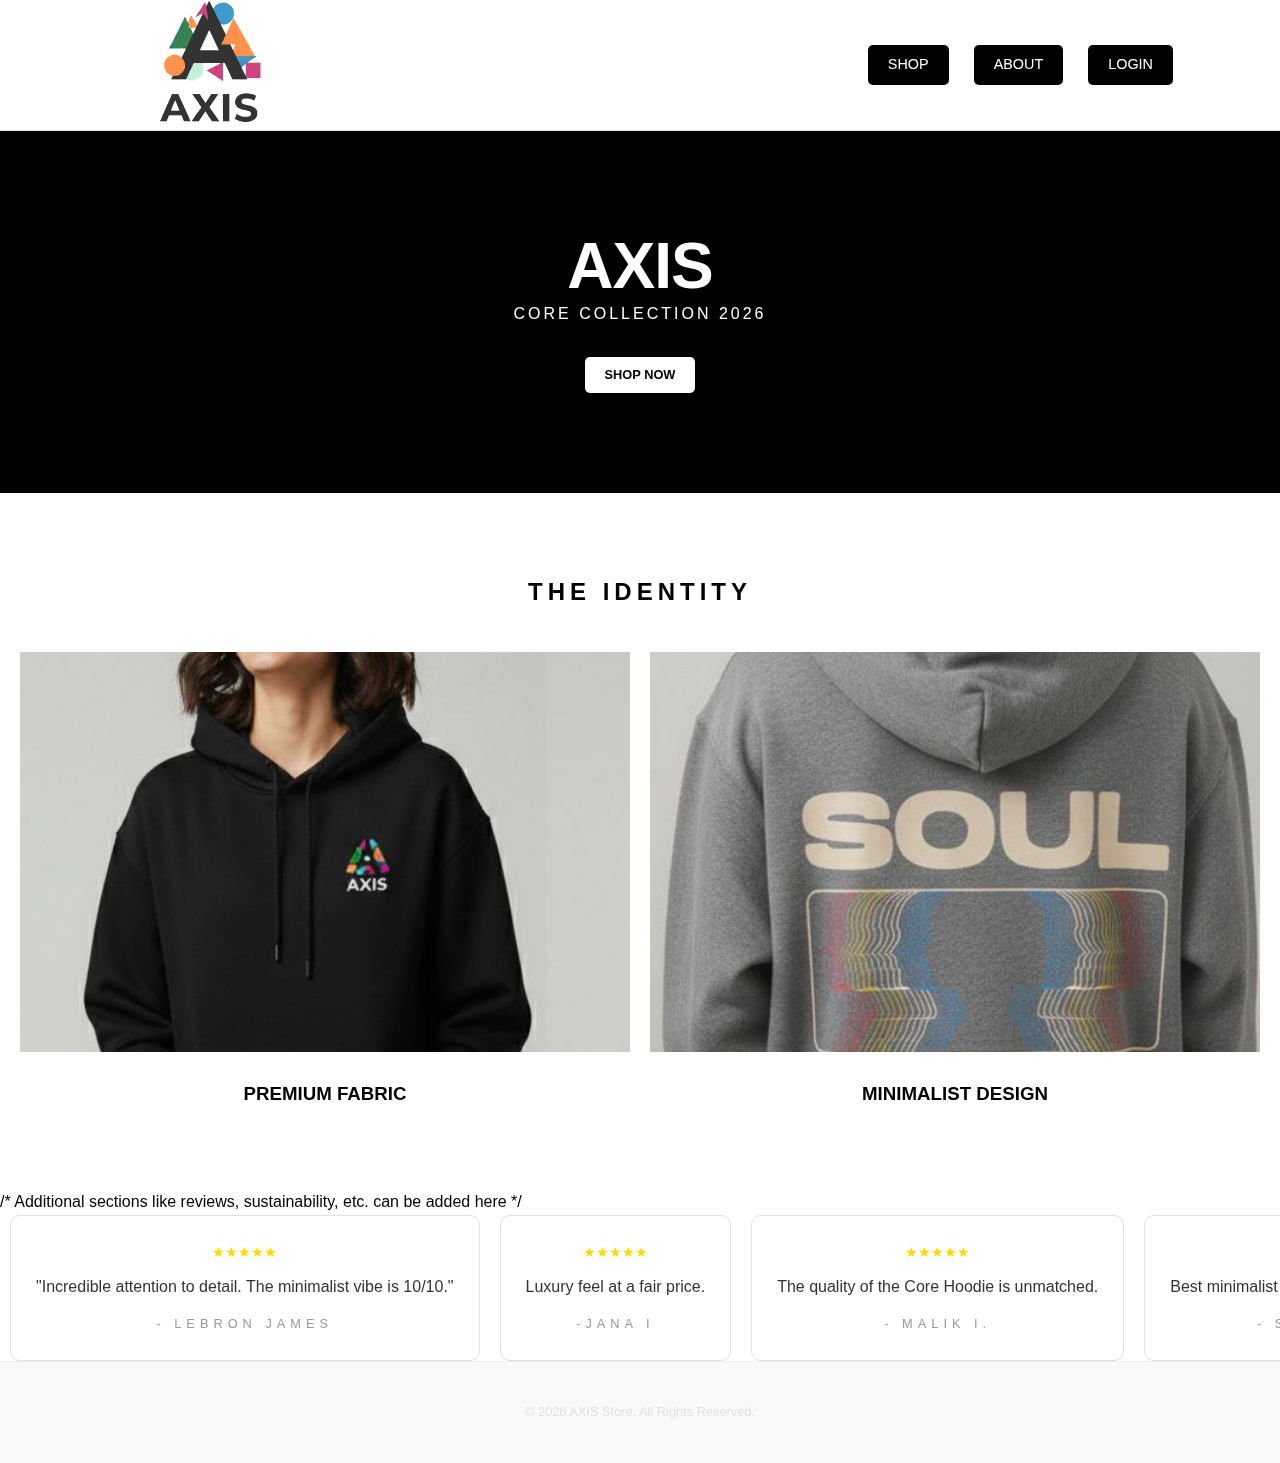
<file: index.html>
<!DOCTYPE html>
<html lang="en">
<head>
    <meta charset="UTF-8">
    <meta name="viewport" content="width=device-width, initial-scale=1.0">
    <title>AXIS | Where Everything Begins</title>
    <link rel="stylesheet" href="style.css">
    
</head>
<body>

    <header class="main-header">
        <div class="header-container">
            <div class="logo">
                <a href="index.html">
                    <img src="clothes/Gemini_Generated.png" alt="AXIS" >
                </a>
            </div>
            <nav class="main-nav">
                <ul>
                    <li><a href="shop.html" class="about-btn">SHOP</a></li>
                    <li><a href="about.html" class="about-btn">ABOUT</a></li>
                    <li><a href="login.html" class="login-btn">LOGIN</a></li>
                    <li>
                        <a href="cart.html" class="cart-link">
                            <svg xmlns="http://www.w3.org/2000/svg" width="22" height="22" viewBox="0 0 24 24" fill="none" stroke="currentColor" stroke-width="1.2" stroke-linecap="round" stroke-linejoin="round">
                                <path d="M6 2 3 6v14a2 2 0 0 0 2 2h14a2 2 0 0 0 2-2V6l-3-4Z"></path>
                                <line x1="3" y1="6" x2="21" y2="6"></line>
                                <path d="M16 10a4 4 0 0 1-8 0"></path>
                            </svg>
                        </a>
                    </li>
                    
                </ul>

            </nav>
        </div>
    </header>

    <section class="hero-section">
        <div class="hero-content">
            <h1>AXIS</h1>
            <p style="margin-bottom: 30px; letter-spacing: 3px;">CORE COLLECTION 2026</p>
            <a href="shop.html" class="login-btn" style="background-color: white; color: black;">SHOP NOW</a>
        </div>
    </section>

    <section class="featured-section" style="padding: 80px 20px; text-align: center;">
        <h2 style="letter-spacing: 5px; margin-bottom: 40px;">THE IDENTITY</h2>
        <div style="display: flex; justify-content: space-around; flex-wrap: wrap; gap: 20px;">
            <div style="flex: 1; min-width: 300px;">
                <img src="clothes/WhatsApp Image 2026-02-04 at 11.09.00 PM.jpeg" alt="Quality" style="width: 100%; max-height: 400px; object-fit: cover;">
                <h3 style="margin-top: 20px;">PREMIUM FABRIC</h3>
            </div>
            <div style="flex: 1; min-width: 300px;">
                <img src="clothes/WhatsApp Image 2026-02-04 at 11.08.37 PM.jpeg" alt="Design" style="width: 100%; max-height: 400px; object-fit: cover;">
                <h3 style="margin-top: 20px;">MINIMALIST DESIGN</h3>
            </div>
        </div>
    </section>



            /* Additional sections like reviews, sustainability, etc. can be added here */
    <section class="rev-ticket">

        <div class="ticker-wrapper">

            <div class="ticker-content">

                <div class="rev-card">
                     <div class="star">★★★★★</div>
                     <p>"Incredible attention to detail. The minimalist vibe is 10/10."</p>
                    <span> - Lebron James</span>
                </div>
                
                <div class="rev-card">
                    <div class="star">★★★★★</div>
                    <p>Luxury feel at a fair price.</p>
                    <span> -Jana I</span>
                </div>

                
                <div class="rev-card">
                    <div class="star">★★★★★</div>
                    <p>The quality of the Core Hoodie is unmatched.</p>
                    <span> - Malik I.</span>
                </div>
                

                <div class="rev-card">
                    <div class="star">★★★★★</div>
                    <p>Best minimalist brand I've found this year</p>
                    <span> - Sarah K.</span>
                </div>
                

                <div class="rev-card">
                    <div class="star">★★★★★</div>
                    <p>Fast shipping to Dammam and great packaging.</p>
                    <span> - Omar F.</span>
                </div>

                <div class="rev-card">
                     <div class="star">★★★★★</div>
                    <p>"Perfect fit. Definitely my new favorite hoodie."</p>
                     <span> - Sofia R.</span>
                </div>

                
            </div>
        </div>
    </section>
   


    <footer class="main-footer" style="padding: 40px; text-align: center; background: #f9f9f9; border-top: 1px solid #eee;">
        <p>&copy; 2026 AXIS Store. All Rights Reserved.</p>
    </header>

</body>
</html>
</file>
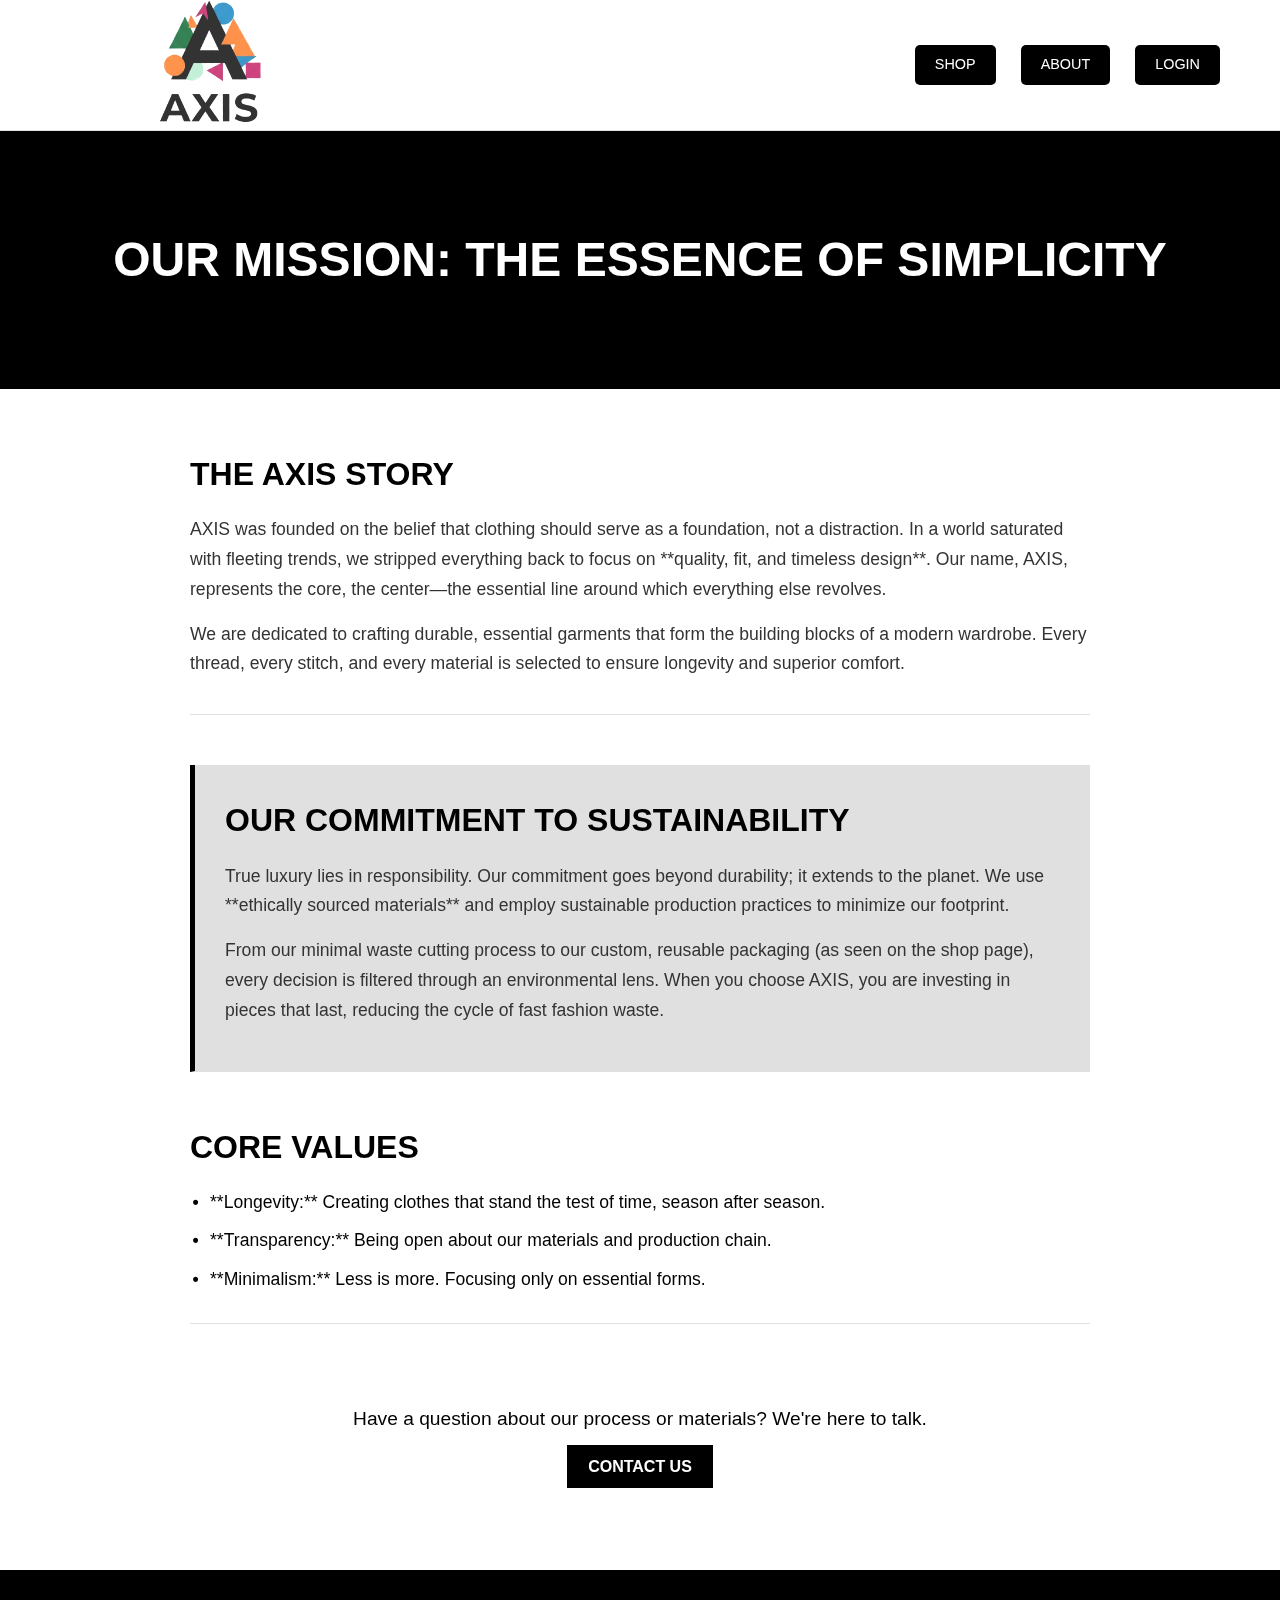
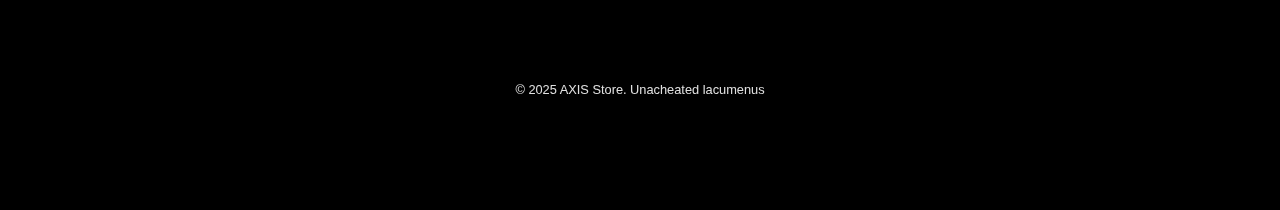
<file: about.html>
<!DOCTYPE html>
<html lang="en">
<head>
    <meta charset="UTF-8">
    <meta name="viewport" content="width=device-width, initial-scale=1.0">
    <title>AXIS - About Us</title>
    <link rel="stylesheet" href="style.css">
</head>
<body>

    <header class="main-header">
        <div class="header-container">
            <div class="logo">
                <a href="index.html">
                    <img src="clothes/Gemini_Generated.png" alt="AXIS" >
                </a>
            </div>
            <nav class="main-nav">
                <ul>
                    <li><a href="shop.html" class="about-btn">SHOP</a></li>

                    <li><a href="about.html" class="about-btn">ABOUT</a></li>

                    <li><a href="index.html" class="login-btn">LOGIN</a></li>
                
                </ul>
            </nav>
        </div>
    </header>

    <section class="about-hero">
        <div class="about-hero-content">
            <h1>OUR MISSION: THE ESSENCE OF SIMPLICITY</h1>
        </div>
    </section>

    <section class="about-content-section">
        <div class="about-container">
            
            <div class="story-block">
                <h2>THE AXIS STORY</h2>
                <p>AXIS was founded on the belief that clothing should serve as a foundation, not a distraction. In a world saturated with fleeting trends, we stripped everything back to focus on **quality, fit, and timeless design**. Our name, AXIS, represents the core, the center—the essential line around which everything else revolves.</p>
                <p>We are dedicated to crafting durable, essential garments that form the building blocks of a modern wardrobe. Every thread, every stitch, and every material is selected to ensure longevity and superior comfort.</p>
            </div>
            
            <div class="story-block philosophy-block">
                <h2>OUR COMMITMENT TO SUSTAINABILITY</h2>
                <p>True luxury lies in responsibility. Our commitment goes beyond durability; it extends to the planet. We use **ethically sourced materials** and employ sustainable production practices to minimize our footprint.</p>
                <p>From our minimal waste cutting process to our custom, reusable packaging (as seen on the shop page), every decision is filtered through an environmental lens. When you choose AXIS, you are investing in pieces that last, reducing the cycle of fast fashion waste.</p>
            </div>

            <div class="story-block core-values">
                <h2>CORE VALUES</h2>
                <ul>
                    <li>**Longevity:** Creating clothes that stand the test of time, season after season.</li>
                    <li>**Transparency:** Being open about our materials and production chain.</li>
                    <li>**Minimalism:** Less is more. Focusing only on essential forms.</li>
                </ul>
            </div>

            <div class="contact-cta">
                <p>Have a question about our process or materials? We're here to talk.</p>
                <a href="mailto:info@axis.com" class="auth-btn">CONTACT US</a>
            </div>

        </div>
    </section>

    <footer class="main-footer">
        <div class="footer-links">
            <p>&copy; 2025 AXIS Store. Unacheated lacumenus</p>
        </div>
    </footer>

</body>
</html>
</file>
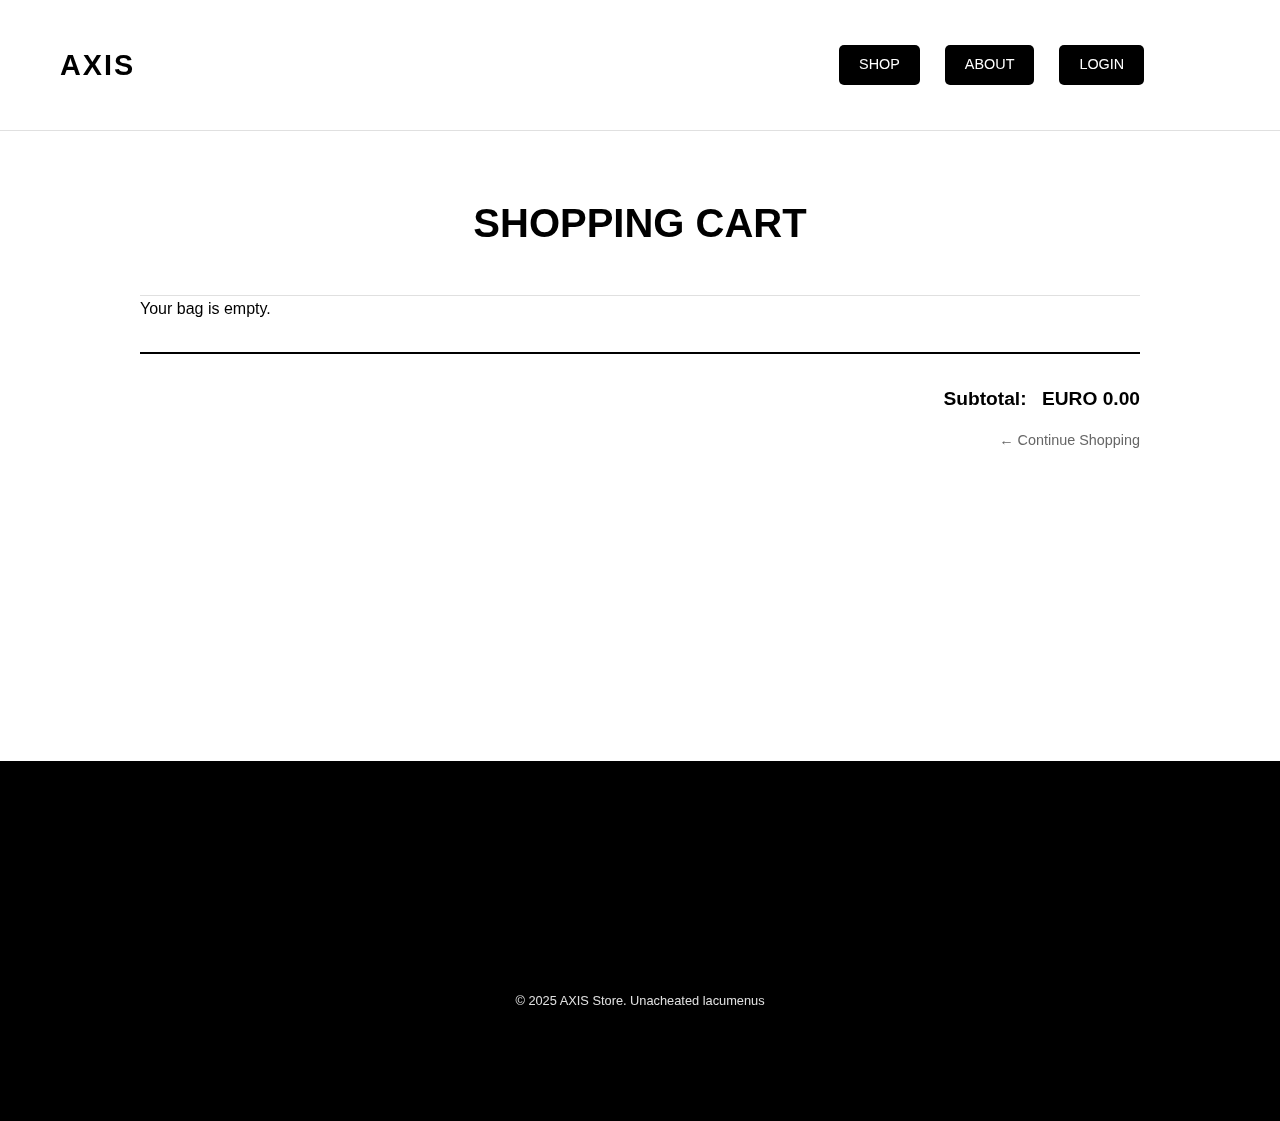
<file: cart.html>
<!DOCTYPE html>

<html lang="en">

<head>

    <meta charset="UTF-8">

    <meta name="viewport" content="width=device-width, initial-scale=1.0">

    <title>AXIS - Shopping Cart</title>

    <link rel="stylesheet" href="style.css">

</head>

<body>



    <header class="main-header">

        <div class="header-container">

            <div class="logo"><a href="index.html">AXIS</a></div>

            <nav class="main-nav">

                <ul>

                    <li><a href="shop.html" class="login-btn">SHOP</a></li>

                    <li><a href="about.html" class="about-btn">ABOUT</a></li>

                    <li><a href="index.html" class="login-btn">LOGIN</a></li>

                    <li>

                        <a href="cart.html" class="cart-link">

                            <svg xmlns="http://www.w3.org/2000/svg" width="22" height="22" viewBox="0 0 24 24" fill="none" stroke="currentColor" stroke-width="1.2" stroke-linecap="round" stroke-linejoin="round" class="axis-cart-icon">

                                <path d="M6 2 3 6v14a2 2 0 0 0 2 2h14a2 2 0 0 0 2-2V6l-3-4Z"></path>

                                <line x1="3" y1="6" x2="21" y2="6"></line>

                                <path d="M16 10a4 4 0 0 1-8 0"></path>

                            </svg>

                            <span class="cart-count">0</span>

                        </a>

                    </li>

                </ul>

            </nav>

        </div>

    </header>



    <section class="cart-page-section">

        <div class="cart-container">

            <h1>SHOPPING CART</h1>

           

            <div id="cart-items-container">

                </div>



            <div class="cart-summary">

                <p class="summary-line">Subtotal: <span id="cart-subtotal">EURO 0.00</span></p>

                 <a href="checkout.html" class="checkout-btn" style="border-radius:  5px;">PROCEED TO CHECKOUT</a>

               

                <a href="index.html" class="continue-shopping">← Continue Shopping</a>

            </div>

        </div>

    </section>



    <footer class="main-footer">

        <div class="footer-links">

            <p style="margin-top: 120px;">&copy; 2025 AXIS Store. Unacheated lacumenus</p>

        </div>

    </footer>

   

    <script src="cart.js"></script>

   



</body>

</html>
</file>
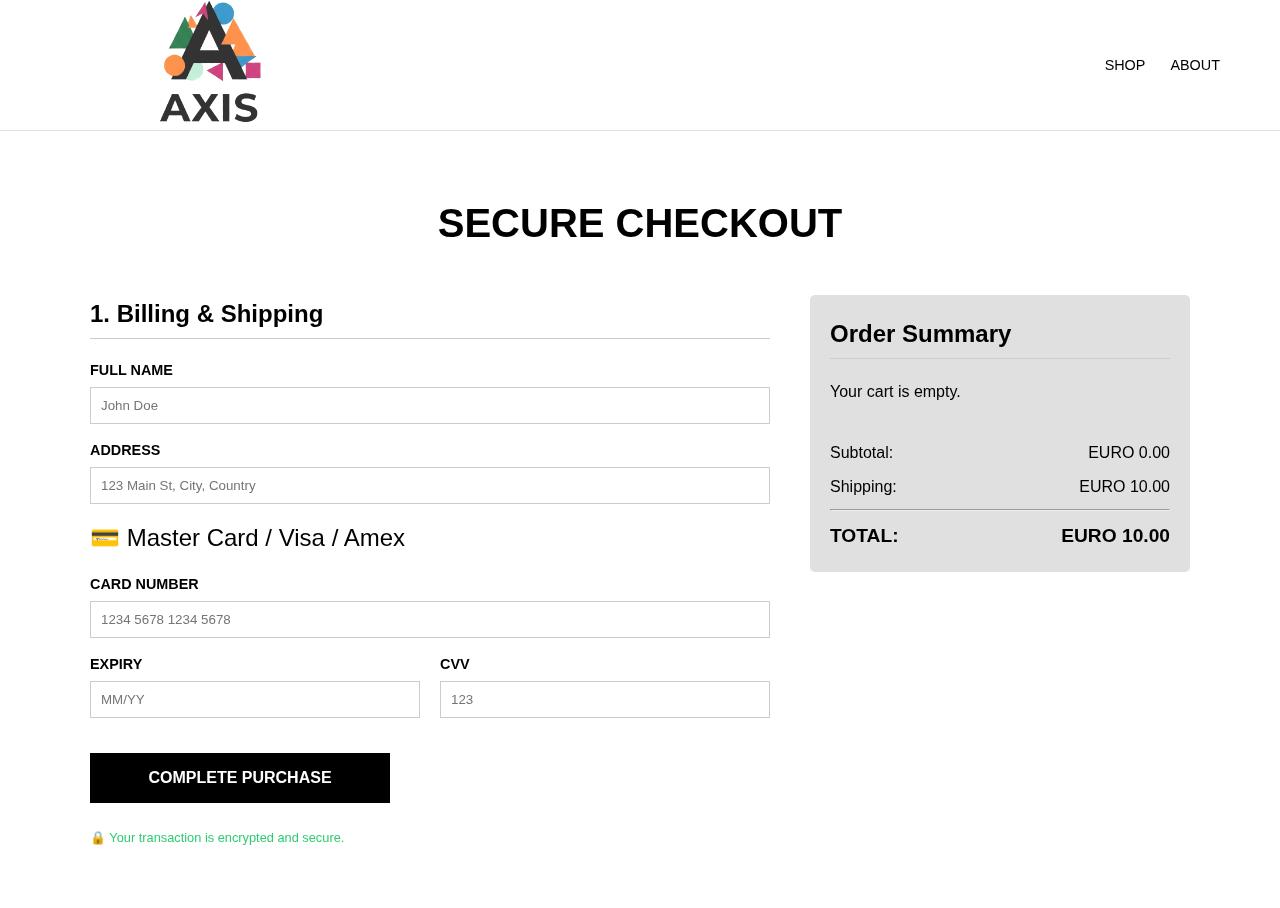
<file: checkout.html>
<!DOCTYPE html>
<html lang="en">
<head>
    <meta charset="UTF-8">
    <meta name="viewport" content="width=device-width, initial-scale=1.0">
    <title>Secure Payment - AXIS</title>
    <link rel="stylesheet" href="style.css">
    <style>
        /* Minimal extra styling for the payment section */
        .payment-icons { font-size: 1.5rem; margin-bottom: 15px; }
        .secure-badge { font-size: 0.8rem; color: #2ecc71; margin-top: 10px; display: block; }
    </style>
</head>
<body>

    <header class="main-header">
        <div class="header-container">
            <div class="logo">
                <a href="index.html">
                    <img src="clothes/Gemini_Generated.png" alt="AXIS" >
                </a>
            </div>
            <nav class="main-nav">
                <ul>
                    <li><a href="shop.html">SHOP</a></li>
                    <li><a href="about.html">ABOUT</a></li>
                   
                </ul>
            </nav>
        </div>
    </header>

    <section class="checkout-page-section">
        <div class="checkout-container">
            <h1>SECURE CHECKOUT</h1>
            
            <div class="checkout-layout">
                <div class="checkout-form-column">
                    <h2>1. Billing & Shipping</h2>
                    <form id="shipping-form">
                        <div class="form-group">
                            <label for="name">Full Name</label>
                            <input type="text" id="name" placeholder="John Doe" required>
                        </div>
                        

                        <div class="form-group">
                            <label for="address">Address</label>
                            <input type="text" 
                            id="address" 
                            placeholder="123 Main St, City, Country" 
                            required 
                            oninvalid="this.setCustomValidity('Incorrect form')" 
                            oninput="this.setCustomValidity('')">  </div>
                        

                            
                      
                    <div class="payment-icons">💳 Master Card / Visa / Amex</div>
                    <form id="payment-form">
                        <div class="form-group">
                            <label for="card-number">Card Number</label>
                            <input type="text" id="card-number" pattern="\d{16}" placeholder="1234 5678 1234 5678" maxlength="16" required>
                        </div>
                        <div class="form-group-row">
                            <div class="form-group small-group">
                                <label for="expiry">Expiry</label>
                                <input type="text" id="expiry" placeholder="MM/YY" pattern="\d{2}/\d{2}" maxlength="5" required>
                            </div>
                            <div class="form-group small-group">
                                <label for="cvv">CVV</label>
                                <input type="text" id="cvv" pattern="\d{3,4}" maxlength="4" placeholder="123" required>
                            </div>
                        </div>
                        
                    </form>
                    <a href="thankyou.html"><button type="submit" id="place-order-btn" class="checkout-btn">COMPLETE PURCHASE</button></a>
                        <span class="secure-badge">🔒 Your transaction is encrypted and secure.</span>
                </div>

                

                <div class="checkout-summary-column">
                    <h2>Order Summary</h2>
                    <div id="checkout-item-list"></div>
                    <div class="summary-totals">
                        <p>Subtotal: <span id="cart-subtotal">EURO 0.00</span></p>
                        <p>Shipping: <span>EURO 10.00</span></p>
                        <hr>
                        <h3>TOTAL: <span id="checkout-grand-total">EURO 10.00</span></h3>
                    </div>
                </div>
            </div>
        </div>
    </section>

    <script src="checkout.js"></script>
</body>
</html>
</file>
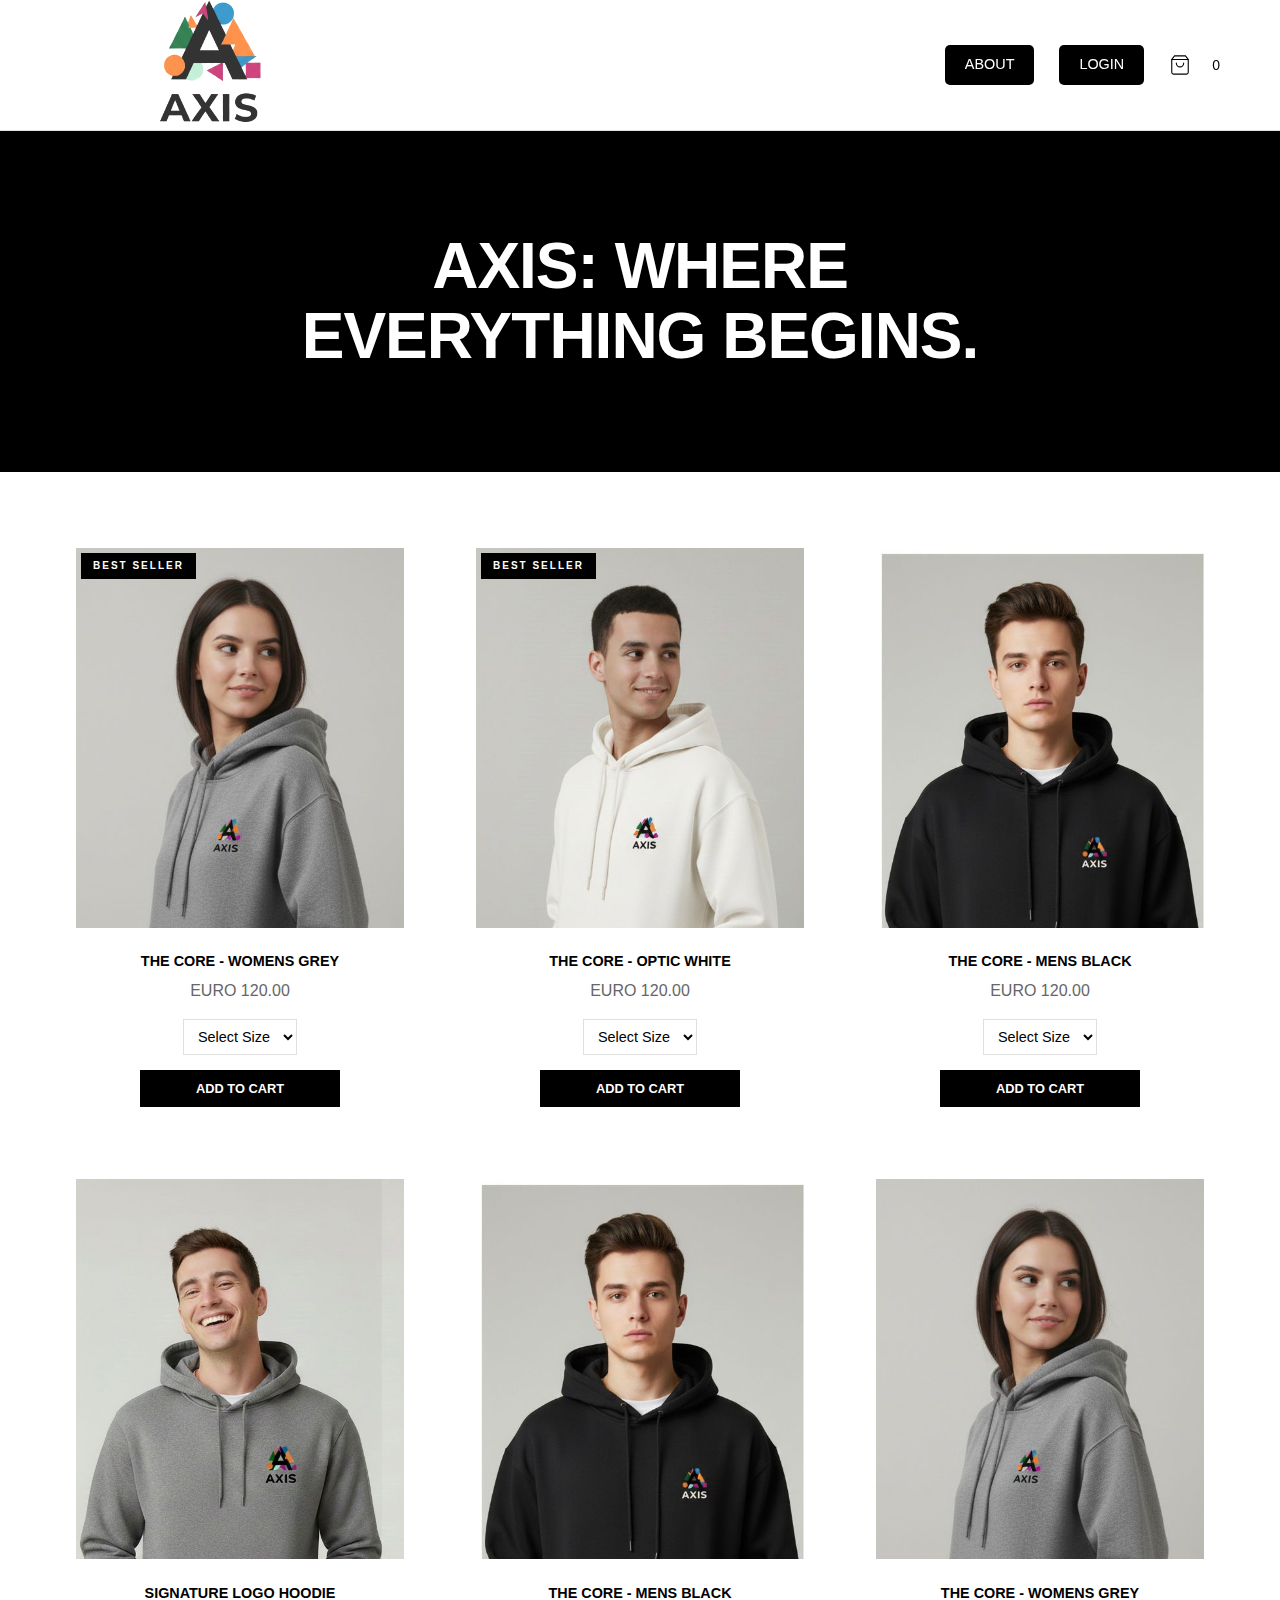
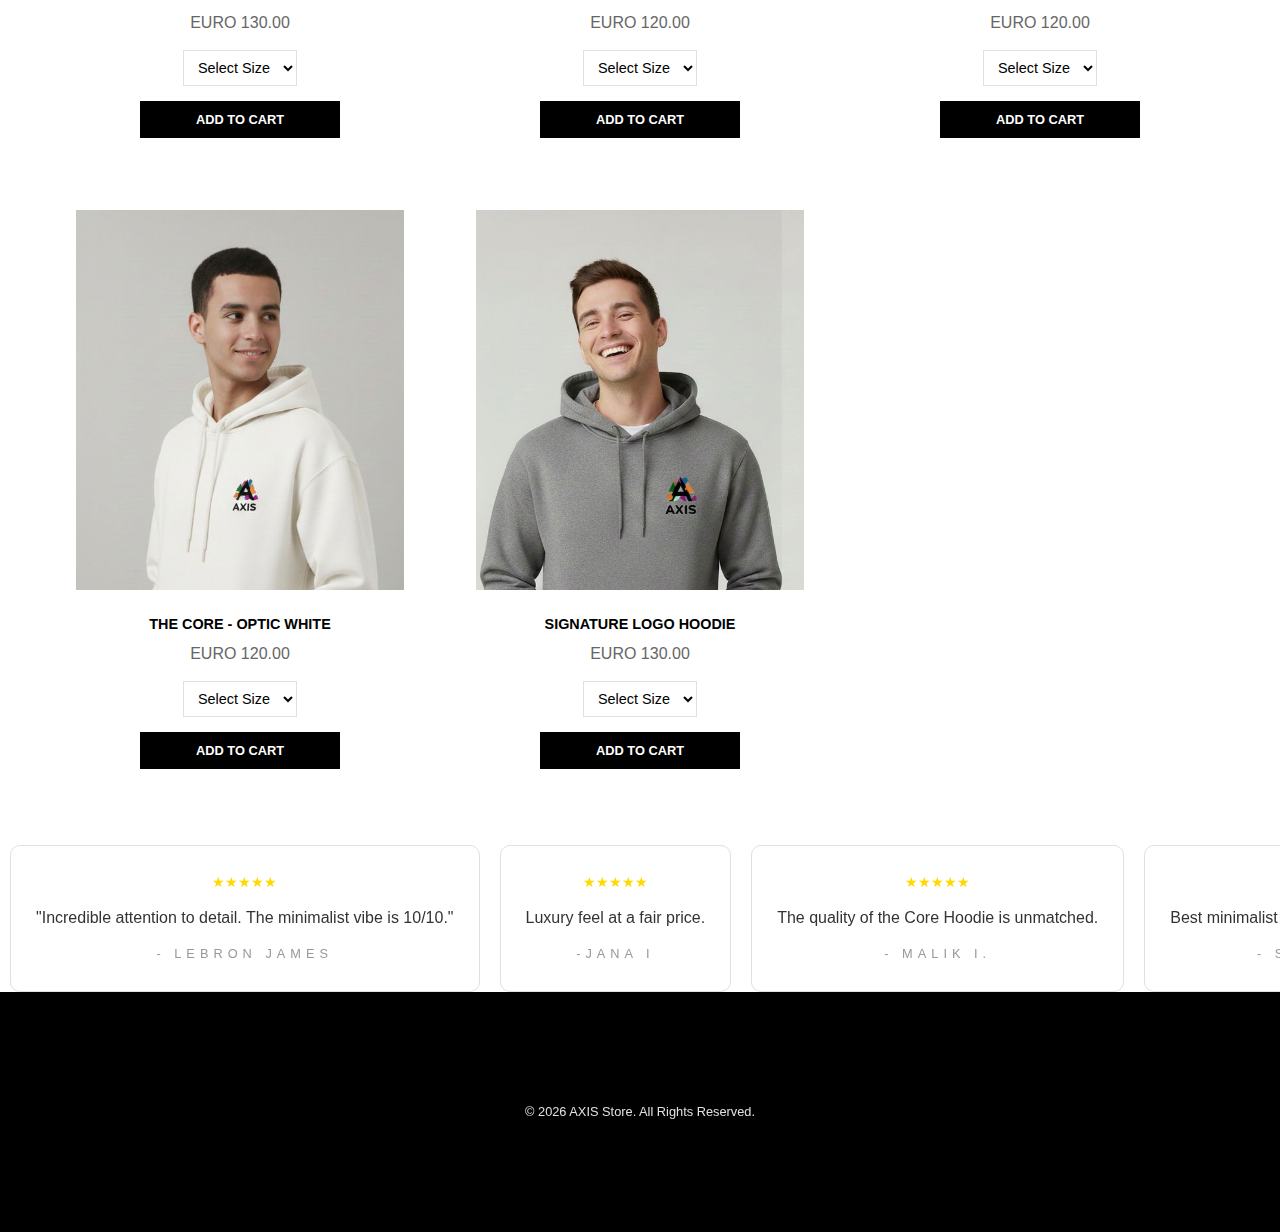
<file: shop.html>
<!DOCTYPE html>
<html lang="en">
<head>
    <meta charset="UTF-8">
    <meta name="viewport" content="width=device-width, initial-scale=1.0">
    <title>AXIS - The Shop</title>
    <link rel="stylesheet" href="style.css">
</head>
<body>

    <header class="main-header">
        <div class="header-container">
            <div class="logo">
                <a href="index.html">
                    <img src="clothes/Gemini_Generated.png" alt="AXIS" >
                </a>
            </div>
            <nav class="main-nav">
                <ul>
                    <li><a href="about.html" class="about-btn">ABOUT</a></li>
                    <li><a href="index.html" class="login-btn">LOGIN</a></li>
                    <li>
                         <a href="cart.html" class="cart-link">
                             <svg xmlns="http://www.w3.org/2000/svg" width="22" height="22" viewBox="0 0 24 24" fill="none" stroke="currentColor" stroke-width="1.2" stroke-linecap="round" stroke-linejoin="round" class="axis-cart-icon" color="black">
                              <path d="M6 2 3 6v14a2 2 0 0 0 2 2h14a2 2 0 0 0 2-2V6l-3-4Z"></path>
                              <line x1="3" y1="6" x2="21" y2="6"></line>
                              <path d="M16 10a4 4 0 0 1-8 0"></path>
                            </svg>
                        <span class="cart-count" style="color: black;">0</span>
                         </a>
                    </li>
                </ul>
            </nav>
        </div>
    </header>

    <section class="hero-section">
        <div class="hero-content">
            <h1>AXIS: WHERE<br>EVERYTHING BEGINS.</h1>
        </div>
    </section>

    <section class="product-grid" id="product-grid">
    <div class="product-item" data-product-id="axis-01-grey" data-product-name="THE CORE - WOMENS GREY" data-product-price="120.00" data-image="clothes/WhatsApp Image 2026-02-04 at 11.08.52 PM.jpeg">
        <div class="best-seller-badge">BEST SELLER</div>
        <img src="clothes/WhatsApp Image 2026-02-04 at 11.08.52 PM.jpeg" class="product-img" alt="Womens Grey Hoodie">
        <p class="name">THE CORE - WOMENS GREY</p>
        <div class="product-details">
            <p class="price">EURO 120.00</p>
            <select class="product-size-select">
                <option value="" disabled selected>Select Size</option>
                <option value="S">S</option><option value="M">M</option><option value="L">L</option>
            </select>
        </div>
        <button class="add-to-cart-btn">ADD TO CART</button>
    </div>

    <div class="product-item" data-product-id="axis-02-white" data-product-name="THE CORE - OPTIC WHITE" data-product-price="120.00" data-image="clothes/WhatsApp Image 2026-02-04 at 11.09.11 PM.jpeg">
        <div class="best-seller-badge">BEST SELLER</div>
        <img src="clothes/WhatsApp Image 2026-02-04 at 11.09.11 PM.jpeg" class="product-img" alt="Optic White Hoodie">
        <p class="name">THE CORE - OPTIC WHITE</p>
        <div class="product-details">
            <p class="price">EURO 120.00</p>
            <select class="product-size-select">
                <option value="" disabled selected>Select Size</option>
                <option value="S">S</option><option value="M">M</option><option value="L">L</option>
            </select>
        </div>
        <button class="add-to-cart-btn">ADD TO CART</button>
    </div>

    <div class="product-item" data-product-id="axis-03-black" data-product-name="THE CORE - MENS BLACK" data-product-price="120.00" data-image="clothes/WhatsApp Image 2026-02-04 at 11.08.20 PM.jpeg">
        <img src="clothes/WhatsApp Image 2026-02-04 at 11.08.20 PM.jpeg" class="product-img" alt="Mens Black Hoodie">
        <p class="name">THE CORE - MENS BLACK</p>
        <div class="product-details">
            <p class="price">EURO 120.00</p>
            <select class="product-size-select">
                <option value="" disabled selected>Select Size</option>
                <option value="S">S</option><option value="M">M</option><option value="L">L</option>
            </select>
        </div>
        <button class="add-to-cart-btn">ADD TO CART</button>
    </div>

    <div class="product-item" data-product-id="axis-04-signature" data-product-name="SIGNATURE LOGO HOODIE" data-product-price="130.00" data-image="clothes/WhatsApp Image 2026-02-04 at 11.08.28 PM.jpeg">
        <img src="clothes/WhatsApp Image 2026-02-04 at 11.09.18 PM.jpeg" class="product-img" alt="Signature Hoodie">
        <p class="name">SIGNATURE LOGO HOODIE</p>
        <div class="product-details">
            <p class="price">EURO 130.00</p>
            <select class="product-size-select">
                <option value="" disabled selected>Select Size</option>
                <option value="S">S</option><option value="M">M</option><option value="L">L</option>
            </select>
        </div>
        <button class="add-to-cart-btn">ADD TO CART</button>
    </div>


    
    <div class="product-item" data-product-id="black-mens-01" data-product-name="THE CORE - MENS BLACK" data-product-price="120.00" data-image="clothes/WhatsApp Image 2026-02-04 at 11.08.20 PM.jpeg">
        <img src="clothes/WhatsApp Image 2026-02-04 at 11.08.20 PM.jpeg" alt="Mens Black Hoodie">
        <p class="name">THE CORE - MENS BLACK</p>
        <div class="product-details">
            <p class="price">EURO 120.00</p>
            <select class="product-size-select">
                <option value="" disabled selected>Select Size</option>
                <option value="S">S</option><option value="M">M</option><option value="L">L</option>
            </select>
        </div>
        <button class="add-to-cart-btn">ADD TO CART</button>
    </div>

    <div class="product-item" data-product-id="grey-womens-02" data-product-name="THE CORE - WOMENS GREY" data-product-price="120.00" data-image="clothes/WhatsApp Image 2026-02-04 at 11.08.52 PM.jpeg">
        <img src="clothes/WhatsApp Image 2026-02-04 at 11.08.52 PM.jpeg" alt="Womens Grey Hoodie">
        <p class="name">THE CORE - WOMENS GREY</p>
        <div class="product-details">
            <p class="price">EURO 120.00</p>
            <select class="product-size-select">
                <option value="" disabled selected>Select Size</option>
                <option value="S">S</option><option value="M">M</option><option value="L">L</option>
            </select>
        </div>
        <button class="add-to-cart-btn">ADD TO CART</button>
    </div>

    <div class="product-item" data-product-id="white-optic-03" data-product-name="THE CORE - OPTIC WHITE" data-product-price="120.00" data-image="clothes/WhatsApp Image 2026-02-04 at 11.09.11 PM.jpeg">
        <img src="clothes/WhatsApp Image 2026-02-04 at 11.09.11 PM.jpeg" alt="Optic White Hoodie">
        <p class="name">THE CORE - OPTIC WHITE</p>
        <div class="product-details">
            <p class="price">EURO 120.00</p>
            <select class="product-size-select">
                <option value="" disabled selected>Select Size</option>
                <option value="S">S</option><option value="M">M</option><option value="L">L</option>
            </select>
        </div>
        <button class="add-to-cart-btn">ADD TO CART</button>
    </div>

    <div class="product-item" data-product-id="signature-logo-04" data-product-name="SIGNATURE LOGO HOODIE" data-product-price="130.00" data-image="clothes/WhatsApp Image 2026-02-04 at 11.08.28 PM.jpeg">
        <img src="clothes/WhatsApp Image 2026-02-04 at 11.09.18 PM.jpeg" alt="Signature Hoodie">
        <p class="name">SIGNATURE LOGO HOODIE</p>
        <div class="product-details">
            <p class="price">EURO 130.00</p>
            <select class="product-size-select">
                <option value="" disabled selected>Select Size</option>
                <option value="S">S</option><option value="M">M</option><option value="L">L</option>
            </select>
        </div>
        <button class="add-to-cart-btn">ADD TO CART</button>
    </div>
</section>



    <section class="rev-ticket">
        <div class="ticker-wrapper">
            <div class="ticker-content">
                <div class="rev-card">
                     <div class="star">★★★★★</div>
                     <p>"Incredible attention to detail. The minimalist vibe is 10/10."</p>
                    <span> - Lebron James</span>
                </div>
                <div class="rev-card">
                    <div class="star">★★★★★</div>
                    <p>Luxury feel at a fair price.</p>
                    <span> -Jana I</span>
                </div>
                <div class="rev-card">
                    <div class="star">★★★★★</div>
                    <p>The quality of the Core Hoodie is unmatched.</p>
                    <span> - Malik I.</span>
                </div>
                <div class="rev-card">
                    <div class="star">★★★★★</div>
                    <p>Best minimalist brand I've found this year</p>
                    <span> - Sarah K.</span>
                </div>
                <div class="rev-card">
                    <div class="star">★★★★★</div>
                    <p>Fast shipping to Dammam and great packaging.</p>
                    <span> - Omar F.</span>
                </div>
                <div class="rev-card">
                     <div class="star">★★★★★</div>
                    <p>"Perfect fit. Definitely my new favorite hoodie."</p>
                     <span> - Sofia R.</span>
                </div>
                <div class="rev-card">
                    <div class="star">★★★★★</div>
                    <p>"Incredible attention to detail. The minimalist vibe is 10/10."</p>
                   <span> - Lebron James</span>
               </div>
            </div>
        </div>
    </section>

    <footer class="main-footer">
        <div class="footer-links">
            <p>&copy; 2026 AXIS Store. All Rights Reserved.</p>
        </div>
    </footer>
    
    <script src="script.js"></script>

</body>
</html>
</file>
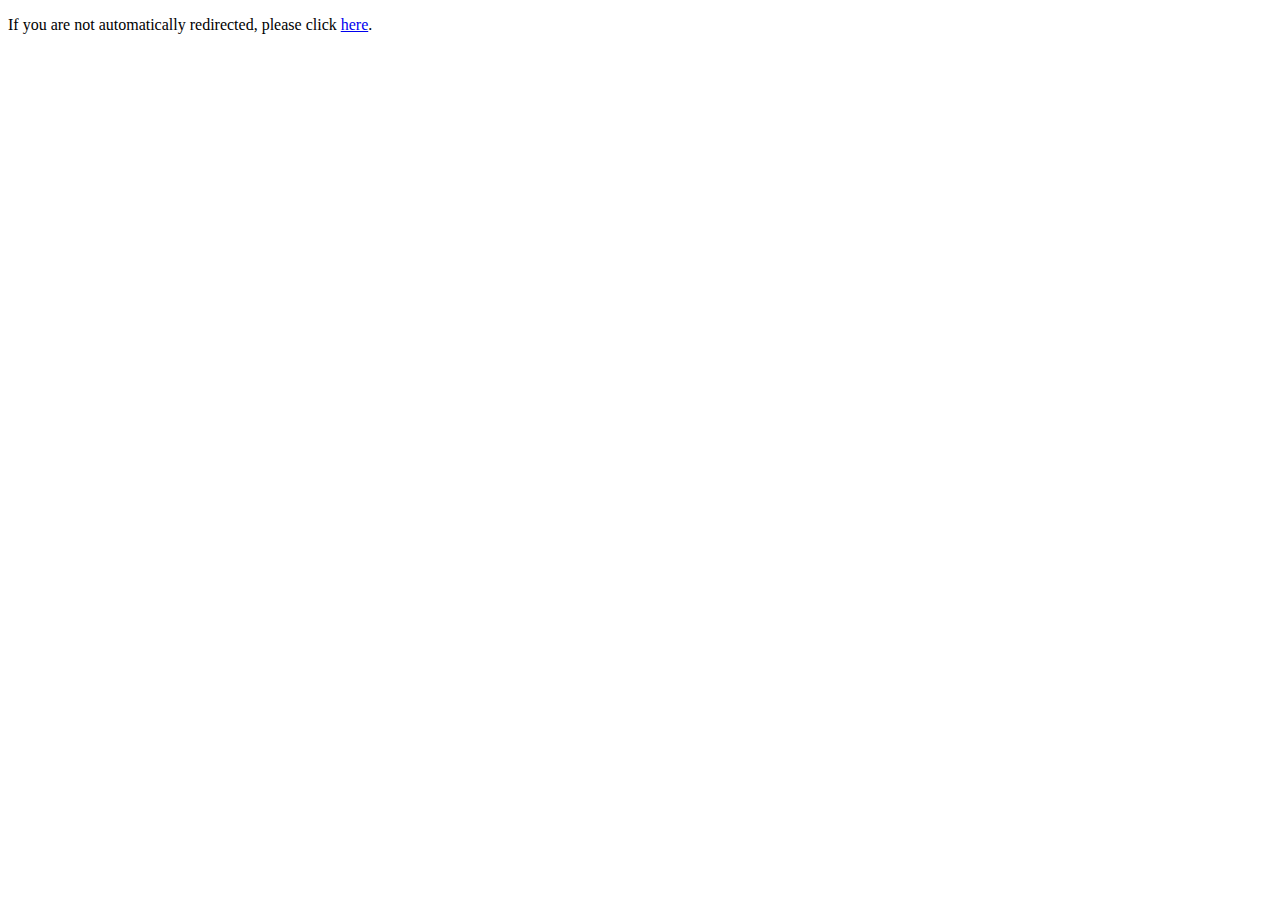
<file: store.html>
<!DOCTYPE html>
<html lang="en">
<head>
    <meta charset="UTF-8">
    <meta name="viewport" content="width=device-width, initial-scale=1.0">
    <title>Redirecting to AXIS Login...</title>
    
</head>
<body>
    <p>If you are not automatically redirected, please click <a href="index.html">here</a>.</p>
</body>
</html>
</file>
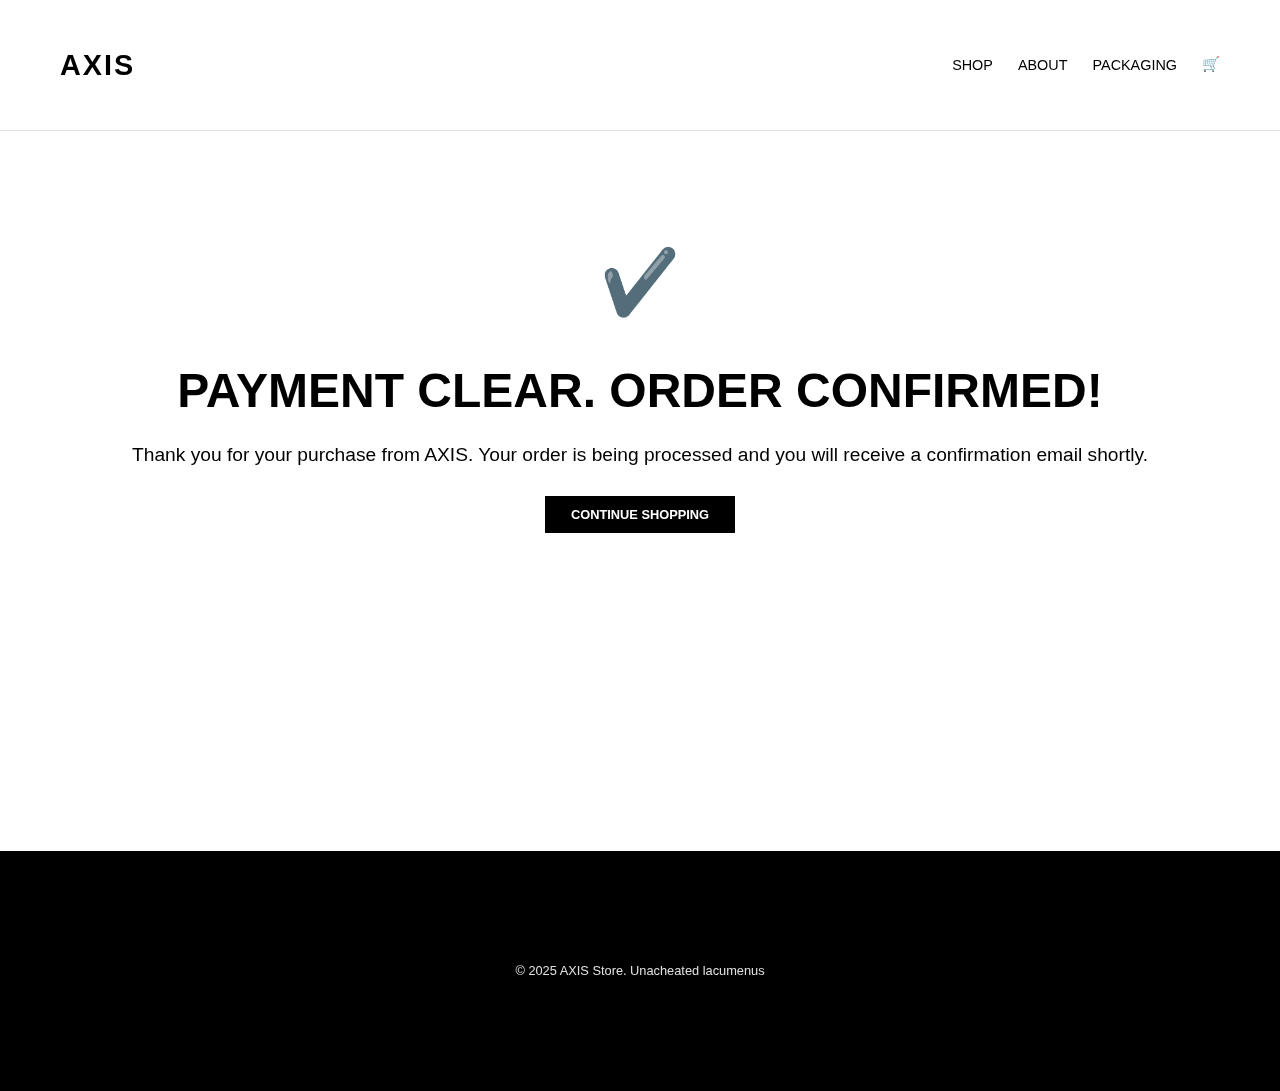
<file: thankyou.html>
<!DOCTYPE html>
<html lang="en">
<head>
    <meta charset="UTF-8">
    <meta name="viewport" content="width=device-width, initial-scale=1.0">
    <title>Order Confirmed - AXIS</title>
    <link rel="stylesheet" href="style.css">
    <style>
        .thank-you {
            text-align: center;
            padding: 100px 20px;
            min-height: 80vh;
        }
        .thank-you h1 { 
            font-size: 3em; 
            color: var(--primary-color);
            margin-bottom: 10px;
        }
        .thank-you p { 
            font-size: 1.2em; 
            margin-bottom: 30px; 
        }
        .success-icon {
            font-size: 4em;
            color: #4CAF50; /* Green success color */
            margin-bottom: 20px;
            display: block;
        }
    </style>
</head>
<body>
    <header class="main-header">
        <div class="header-container">
            <div class="logo"><a href="index.html">AXIS</a></div>
            <nav class="main-nav">
                <ul>
                    <li><a href="index.html">SHOP</a></li>
                    <li><a href="#">ABOUT</a></li>
                    <li><a href="#">PACKAGING</a></li>
                    <li><a href="cart.html" class="cart-link">🛒</a></li> 
                </ul>
            </nav>
        </div>
    </header>

    <div class="thank-you">
        <span class="success-icon">✔️</span>
        <h1>PAYMENT CLEAR. ORDER CONFIRMED!</h1>
        <p>Thank you for your purchase from AXIS. Your order is being processed and you will receive a confirmation email shortly.</p>
        <a href="index.html" class="add-to-cart-btn" style="width: auto; max-width: 300px;">Continue Shopping</a>
    </div>

    <footer class="main-footer">
        <div class="footer-links">
            <p>&copy; 2025 AXIS Store. Unacheated lacumenus</p>
        </div>
    </footer>
</body>
</html>
</file>
<file: style.css>
/* GLOBAL STYLES */
:root {
    --primary-color: #000;
    --secondary-color: #fff;
    --accent-color: #e0e0e0;
    --font-family: 'Helvetica Neue', Helvetica, Arial, sans-serif;
}

* {
    box-sizing: border-box;
    margin: 0;
    padding: 0;
}

body {
    font-family: var(--font-family);
    line-height: 1.6;
    background-color: var(--secondary-color);
    color: var(--primary-color);
}

a {
    text-decoration: none;
    color: inherit;
    transition: color 0.3s;
}

/* HEADER STYLES */
.main-header {
    border-bottom: 1px solid var(--accent-color);
    padding: 15px 0;
}

.header-container {
    max-width: 1200px;
    margin: 0 auto;
    display: flex;
    justify-content: space-between;
    align-items: center;
    padding: 0 20px;
}

.logo {
    font-size: 1.8em;
    font-weight: bold;
    letter-spacing: 2px;
}

.main-nav ul {
    list-style: none;
    display: flex;
    gap: 30px;
}

.main-nav a {
    font-size: 0.9em;
    text-transform: uppercase;
    font-weight: 500;
}

/* Hover Effect 1: Navigation Links */
.main-nav a:hover {
    color: var(--accent-color);
}

/* Ensure the Nav items are perfectly centered vertically */
.main-nav ul {
    display: flex;
    align-items: center;
    list-style: none;
    gap: 25px;
    margin: 0;
}

/* The Cart Container */
.cart-link {
    display: flex;
    align-items: center;
    text-decoration: none;
    color: white; /* AXIS luxury white */
    gap: 10px;
    transition: opacity 0.3s ease;
}

/* The SVG Icon */
.axis-cart-icon {
    display: inline-block;
    stroke-width: 1.2;
    transition: transform 0.3s ease;
}

/* The Number 0 */
.cart-count {
    font-family: 'Helvetica', sans-serif;
    font-size: 14px;
    font-weight: 300;
    border-left: 1px solid rgba(255, 255, 255, 0.3); /* The luxury divider */
    padding-left: 10px;
    line-height: 1;
}

/* Hover Interaction */
.cart-link:hover .axis-cart-icon {
    transform: translateY(-3px); /* Elegant lift */
}

.cart-link:hover {
    opacity: 0.7;
}
/* HERO SECTION */
.hero-section {
    background-color: var(--primary-color);
    color: var(--secondary-color);
    padding: 100px 20px;
    text-align: center;
}

.hero-content h1 {
    font-size: 4em;
    font-weight: 900;
    line-height: 1.1;
    letter-spacing: -1px;
    text-transform: uppercase;
}

/* PRODUCT GRID */
.product-grid {
    max-width: 1200px;
    margin: 60px auto;
    display: grid;
    grid-template-columns: repeat(auto-fit, minmax(300px, 1fr));
    gap: 40px;
    padding: 0 20px;
}



/* Container needs to be relative so the badge stays inside */
.product-item {
    position: relative;
    padding: 15px;
    background: #fff;
    border: 1px solid #eee;

     width: 100%;
    text-align: center;
    padding: 15px;
    border: 1px solid transparent; 
    transition: all 0.3s;
}

/* The Badge Style */
.best-seller-badge {
    position: absolute;
    top: 20px;
    left: 20px;
    background-color: #000; /* Black background for luxury look */
    color: #fff;
    padding: 5px 12px;
    font-size: 10px;
    font-weight: bold;
    letter-spacing: 2px;
    text-transform: uppercase;
    z-index: 10;
}

/* Hover Effect 2: Product Item Box Shadow */
.product-item:hover {
    box-shadow: 0 10px 20px rgba(0, 0, 0, 0.05);
    border: 1px solid var(--accent-color);
    transform: translateY(-5px);
}

.product-item img {
    width: 100%;            
    height: 380px;         
    object-fit: cover;      
    object-position: top;   
    margin-bottom: 20px;
    background-color: #fff;
    
    mix-blend-mode: multiply; 


    width: 100%;
    height: 380px; 
    object-fit: cover;
    margin-bottom: 15px;
}


/* This ensures your Best Seller images match your other product images */
.best-img {
    width: 100%;
    height: 400px; /* Or whatever height you are using for the rest */
    object-fit: cover;
    display: block;
    margin-bottom: 15px;
}

.product-item .name {
    font-weight: bold;
    margin-bottom: 5px;
    text-transform: uppercase;
    font-size: 0.9em;
}

.product-details {
    margin-bottom: 15px;
}

.product-item .price {
    color: #666;
    margin-bottom: 15px;
}

/* SIZE SELECTOR STYLES */
.size-selector-container {
    margin: 10px 0;
    display: flex;
    justify-content: center;
    align-items: center;
    gap: 10px;
}

.size-selector-container label {
    font-size: 0.9em;
    font-weight: 500;
    text-transform: uppercase;
    color: #333;
}

.product-size-select {
    padding: 8px 10px;
    border: 1px solid var(--accent-color);
    border-radius: 0; 
    background-color: var(--secondary-color);
    font-family: var(--font-family);
    font-size: 0.9em;
    cursor: pointer;
    transition: border-color 0.3s;
}

.product-size-select:focus {
    border-color: var(--primary-color);
    outline: none;
}

/* BUTTON STYLES */
.add-to-cart-btn {
    background-color: var(--primary-color);
    color: var(--secondary-color);
    border: 1px solid var(--primary-color);
    padding: 10px 25px;
    text-transform: uppercase;
    cursor: pointer;
    font-size: 0.8em;
    font-weight: bold;
    transition: all 0.3s;
    width: 80%;
    max-width: 200px;
}

/* Hover Effect 3: Button Invert */
.add-to-cart-btn:hover {
    background-color: var(--secondary-color);
    color: var(--primary-color);
}

/* FEATURE PACKAGING SECTION */
.feature-packaging {
    background-color: var(--accent-color);
    padding: 80px 20px;
}

.packaging-content-wrapper {
    max-width: 1200px;
    margin: 0 auto;
    display: flex;
    align-items: center;
    gap: 40px;
}

.packaging-image {
    flex: 1;
}

.packaging-image img {
    width: 100%;
    height: auto;
    display: block;
}

.packaging-text {
    flex: 1;
    padding: 20px;
}

.packaging-text h2 {
    font-size: 2.5em;
    margin-bottom: 20px;
    text-transform: uppercase;
}

.packaging-text p {
    font-size: 1.1em;
}

/* FOOTER */
.main-footer {
    background-color: var(--primary-color);
    color: var(--accent-color);
    padding: 110px 20px;
    text-align: center;
    font-size: 0.8em;
    margin: 3px 0px;
    display: center;
    

    /* fix the gap between footer and bottom of page */
    margin: 0%
}

/* CART PAGE STYLES */
.cart-page-section {
    padding: 60px 20px;
    min-height: 70vh;
}

.cart-container {
    max-width: 1000px;
    margin: 0 auto;
}

.cart-container h1 {
    font-size: 2.5em;
    font-weight: 700;
    margin-bottom: 40px;
    text-align: center;
}

#cart-items-container {
    border-top: 1px solid var(--accent-color);
}

.cart-item {
    display: grid;
    grid-template-columns: 100px 3fr 1fr 1fr 50px; 
    gap: 20px;
    align-items: center;
    padding: 20px 0;
    border-bottom: 1px solid var(--accent-color);
}

.empty-cart-message {
    text-align: center;
    padding: 50px 0;
    font-size: 1.2em;
    color: #666;
}

.item-image-col img {
    width: 100%;
    height: auto;
    display: block;
}

.item-name {
    font-weight: bold;
    text-transform: uppercase;
    margin-bottom: 5px;
}

.item-size, .item-price {
    font-size: 0.9em;
    color: #666;
}

.item-qty-col {
    display: flex;
    align-items: center;
    justify-content: center;
    gap: 10px;
}

.qty-btn {
    background: var(--accent-color);
    border: none;
    padding: 5px 10px;
    cursor: pointer;
    font-weight: bold;
    transition: background-color 0.2s;
}

.qty-btn:hover {
    background-color: #ccc;
}

.item-total-col, .item-remove-col {
    text-align: center;
}

.remove-all-btn {
    background: none;
    border: none;
    cursor: pointer;
    font-size: 1.2em;
    color: #999;
    transition: color 0.2s;
}

.remove-all-btn:hover {
    color: var(--primary-color);
}

.cart-summary {
    text-align: right;
    padding: 30px 0;
    border-top: 2px solid var(--primary-color);
    margin-top: 30px;
}

.summary-line {
    font-size: 1.2em;
    font-weight: bold;
    margin-bottom: 15px;
}

#cart-subtotal {
    color: var(--primary-color);
    margin-left: 10px;
}

.checkout-btn {
    width: 100%;
    max-width: 300px;
    background-color: var(--primary-color);
    color: var(--secondary-color);
    border: 1px solid var(--primary-color);
    padding: 15px 25px;
    text-transform: uppercase;
    cursor: pointer;
    font-size: 1em;
    font-weight: bold;
    transition: all 0.3s;
    margin-bottom: 15px;
}

.checkout-btn:hover {
    background-color: var(--secondary-color);
    color: var(--primary-color);
}

.continue-shopping {
    display: block;
    font-size: 0.9em;
    color: #666;
    margin-top: 10px;
}

/* Responsive Design */
@media (max-width: 768px) {
    .header-container {
        flex-direction: column;
        gap: 10px;
    }
    .main-nav ul {
        gap: 15px;
    }
    .hero-content h1 {
        font-size: 3em;
    }
    .packaging-content-wrapper {
        flex-direction: column;
    }
    .cart-item {
        grid-template-columns: 1fr 2fr;
        grid-template-areas: 
            "img details"
            "qty total"
            "remove remove";
        row-gap: 10px;
        column-gap: 15px;
    }

    .item-image-col { grid-area: img; }
    .item-details-col { grid-area: details; }
    .item-qty-col { 
        grid-area: qty; 
        justify-content: flex-start;
    }
    .item-total-col { 
        grid-area: total; 
        text-align: left;
    }
    .item-remove-col { 
        grid-area: remove; 
        text-align: center;
    }
    .cart-summary {
        text-align: center;
    }
    .checkout-btn {
        margin-left: auto;
        margin-right: auto;
    }
}


.checkout-btn:disabled {
    background-color: #999;
    border-color: #999;
    cursor: not-allowed;
}

.checkout-btn:disabled:hover {
    background-color: #999;
    color: var(--secondary-color);
}







/* CHECKOUT PAGE STYLES */
.checkout-page-section {
    padding: 60px 20px;
}

.checkout-container {
    max-width: 1100px;
    margin: 0 auto;
}

.checkout-container h1 {
    font-size: 2.5em;
    font-weight: 700;
    margin-bottom: 40px;
    text-align: center;
}

.checkout-layout {
    display: flex;
    gap: 40px;
}

.checkout-form-column {
    flex: 2; /* Takes up 2/3 of the width */
}

.checkout-summary-column {
    flex: 1; /* Takes up 1/3 of the width */
    background-color: var(--accent-color);
    padding: 20px;
    border-radius: 5px;
    height: fit-content;
}

/* Form Styles */
.checkout-form-column h2, .checkout-summary-column h2 {
    font-size: 1.5em;
    margin-bottom: 20px;
    padding-bottom: 5px;
    border-bottom: 1px solid #ccc;
}

.form-group {
    margin-bottom: 15px;
}

.form-group-row {
    display: flex;
    gap: 20px;
}

.form-group-row .form-group {
    flex: 1;
}

.form-group label {
    display: block;
    font-weight: bold;
    margin-bottom: 5px;
    font-size: 0.9em;
    text-transform: uppercase;
}

.checkout-form-column input[type="text"], 
.checkout-form-column input[type="email"] {
    width: 100%;
    padding: 10px;
    border: 1px solid #ccc;
    box-sizing: border-box;
}

/* Summary Styles */
.summary-item {
    display: flex;
    justify-content: space-between;
    font-size: 0.9em;
    padding: 8px 0;
    border-bottom: 1px dotted #ccc;
}

.summary-totals {
    margin-top: 20px;
    padding-top: 15px;
}

.summary-totals p {
    display: flex;
    justify-content: space-between;
    margin-bottom: 8px;
}

.summary-totals hr {
    margin: 10px 0;
}

.summary-totals h3 {
    display: flex;
    justify-content: space-between;
    font-size: 1.2em;
    color: var(--primary-color);
}

#place-order-btn {
    width: 100%;
    margin-top: 20px;
}

/* Responsive Layout */
@media (max-width: 900px) {
    .checkout-layout {
        flex-direction: column;
    }
    .checkout-summary-column {
        order: -1; /* Place summary above form on mobile */
        margin-bottom: 20px;
    }
}

/* --- LOGIN/SIGN UP STYLES --- */
.auth-section {
    padding: 60px 20px;
    min-height: 70vh;
    display: flex;
    justify-content: center;
    align-items: center;
}

.auth-container {
    width: 100%;
    max-width: 450px;
    background-color: var(--secondary-color);
    box-shadow: 0 4px 15px rgba(0, 0, 0, 0.1);
    padding: 30px;
}

.auth-switch {
    display: flex;
    margin-bottom: 30px;
    border-bottom: 1px solid var(--accent-color);
}

.auth-switch button {
    flex: 1;
    background: none;
    border: none;
    padding: 15px 0;
    font-size: 1.1em;
    font-weight: 500;
    cursor: pointer;
    text-transform: uppercase;
    color: #999;
    border-bottom: 3px solid transparent;
    transition: all 0.2s;
}

.auth-switch button.active {
    color: var(--primary-color);
    border-bottom-color: var(--primary-color);
    font-weight: bold;
}

.auth-form h2 {
    font-size: 2em;
    margin-bottom: 25px;
    text-align: center;
}

.auth-form input[type="email"],
.auth-form input[type="password"],
.auth-form input[type="text"] {
    width: 100%;
    padding: 12px;
    margin-top: 5px;
    border: 1px solid var(--accent-color);
    box-sizing: border-box;
    font-size: 1em;
}

.auth-btn {
    width: 100%;
    background-color: var(--primary-color);
    color: var(--secondary-color);
    border: 1px solid var(--primary-color);
    padding: 12px 20px;
    text-transform: uppercase;
    cursor: pointer;
    font-size: 1em;
    font-weight: bold;
    transition: all 0.3s;
    margin-top: 15px;
}

.auth-btn:hover {
    background-color: var(--secondary-color);
    color: var(--primary-color);
}

.auth-message {
    text-align: center;
    margin-top: 15px;
    font-weight: 600;
}

.login-btn {
    background-color: black;
    color: white;
    padding: 8px 20px;
    text-transform: uppercase;
    cursor: pointer;
    font-size: 0.8em;
    font-weight: bold;
    transition: all 0.3s;
    border-radius: 5px;

    display: inline-block;
}

.login-btn:hover {
    padding: 8px 200px;
}

.about-btn:hover {
    padding: 8px 200px;
}


.about-btn {
    background-color: black;
    color: white;
    display: inline-block;
    padding: 8px 20px;
    text-transform: uppercase;
    cursor: pointer;
    font-size: 0.8em;
    font-weight: bold;
    transition: all 0.3s;
    border-radius: 5px;


}


.login-btn-down {
    background-color: black;
    color: white;
    display: inline-block;
    padding: 8px 20px;
    text-transform: uppercase;
    cursor: pointer;
    font-size: 0.8em;
    font-weight: bold;
    transition: all 0.3s;
    border-radius: 5px;

    /* Center the button */
    margin-left: 159px;
    display: block;
    margin: 0 auto;
}
.login-btn-down:hover {
    padding-left: 150px;
    padding-right: 150px;
}



/* Hide/Show logic for forms */
.hidden-form {
    display: none;
    opacity: 0;
    transition: opacity 0.3s;
}

.active-form {
    display: block;
    opacity: 1;
    transition: opacity 0.3s;
}


/* --- ABOUT PAGE STYLES --- */
.about-hero {
    background-color: var(--primary-color);
    color: var(--secondary-color);
    padding: 100px 20px;
    text-align: center;
}

.about-hero-content h1 {
    font-size: 3em;
    font-weight: 700;
    line-height: 1.2;
    text-transform: uppercase;
}

.about-content-section {
    padding: 60px 20px;
}

.about-container {
    max-width: 900px;
    margin: 0 auto;
}

.story-block {
    margin-bottom: 50px;
    padding-bottom: 20px;
    border-bottom: 1px solid var(--accent-color);
}

.story-block h2 {
    font-size: 2em;
    font-weight: 600;
    margin-bottom: 15px;
    text-transform: uppercase;
}

.story-block p {
    font-size: 1.1em;
    margin-bottom: 15px;
    line-height: 1.7;
    color: #333;
}

.philosophy-block {
    background-color: var(--accent-color);
    padding: 30px;
    border-left: 5px solid var(--primary-color);
}

.core-values ul {
    list-style: none;
    padding: 0;
}

.core-values li {
    font-size: 1.1em;
    margin-bottom: 10px;
    padding-left: 20px;
    position: relative;
}

.core-values li::before {
    content: "•";
    color: var(--primary-color);
    font-weight: bold;
    display: inline-block;
    width: 1em;
    margin-left: -1em;
}

.contact-cta {
    text-align: center;
    padding: 30px 0;
}

.contact-cta p {
    font-size: 1.2em;
    margin-bottom: 20px;
}

/* logo */
    .logo img {
        height: 300px;
        width: auto;
        mix-blend-mode: multiply;
        opacity: 0.8;
        border-radius: 50px;
    }

    .logo {
        display: flex;
        align-items: center;
        height: 100px;

        mix-blend-mode: multiply;
        filter: contrast(110%) brightness(1.05);
    }


    /* reviwes */

    .ticker-content {
        display: flex;
        white-space: nowrap;

        animation: marquee-right 25s linear infinite;
    }

    .ticker-content span {
        font-size: 0.9em;
        color: #666;
        font-weight: 500;
        font-family: 'Helvetica Neue', Arial, 'Cairo', sans-serif;;

        text-transform: uppercase;
        letter-spacing: 1px;

        padding: 0 10px;
    }

    @keyframes marquee-right {
        0% { transform: translateX(-50%);}
        100% {transform: translateX(0%);}
      }

      /* Fake comments */

      .rev-card {
        background: #fff;
        border: 1px solid var(--accent-color);
        padding: 25px;
        margin: 0 10px;
        
        text-align: center;


        display: inline-block;
        vertical-align: middle;

        border-radius: 10px;
      }

      .star {
        color: rgb(255, 217, 0);
        margin-bottom: 10px;
        font-size: 0.9em;
        
      }

      .rev-card p {
        font-size: 1em;
        color: #333;
        font-family: 'Helvetica Neue', Arial, 'Cairo', sans-serif;
        margin-bottom: 10px;

      }

      .rev-card span {
        font-size: 0.8em;
        color: #999;
        text-transform: uppercase;
        letter-spacing: 5px;
      }
</file>
